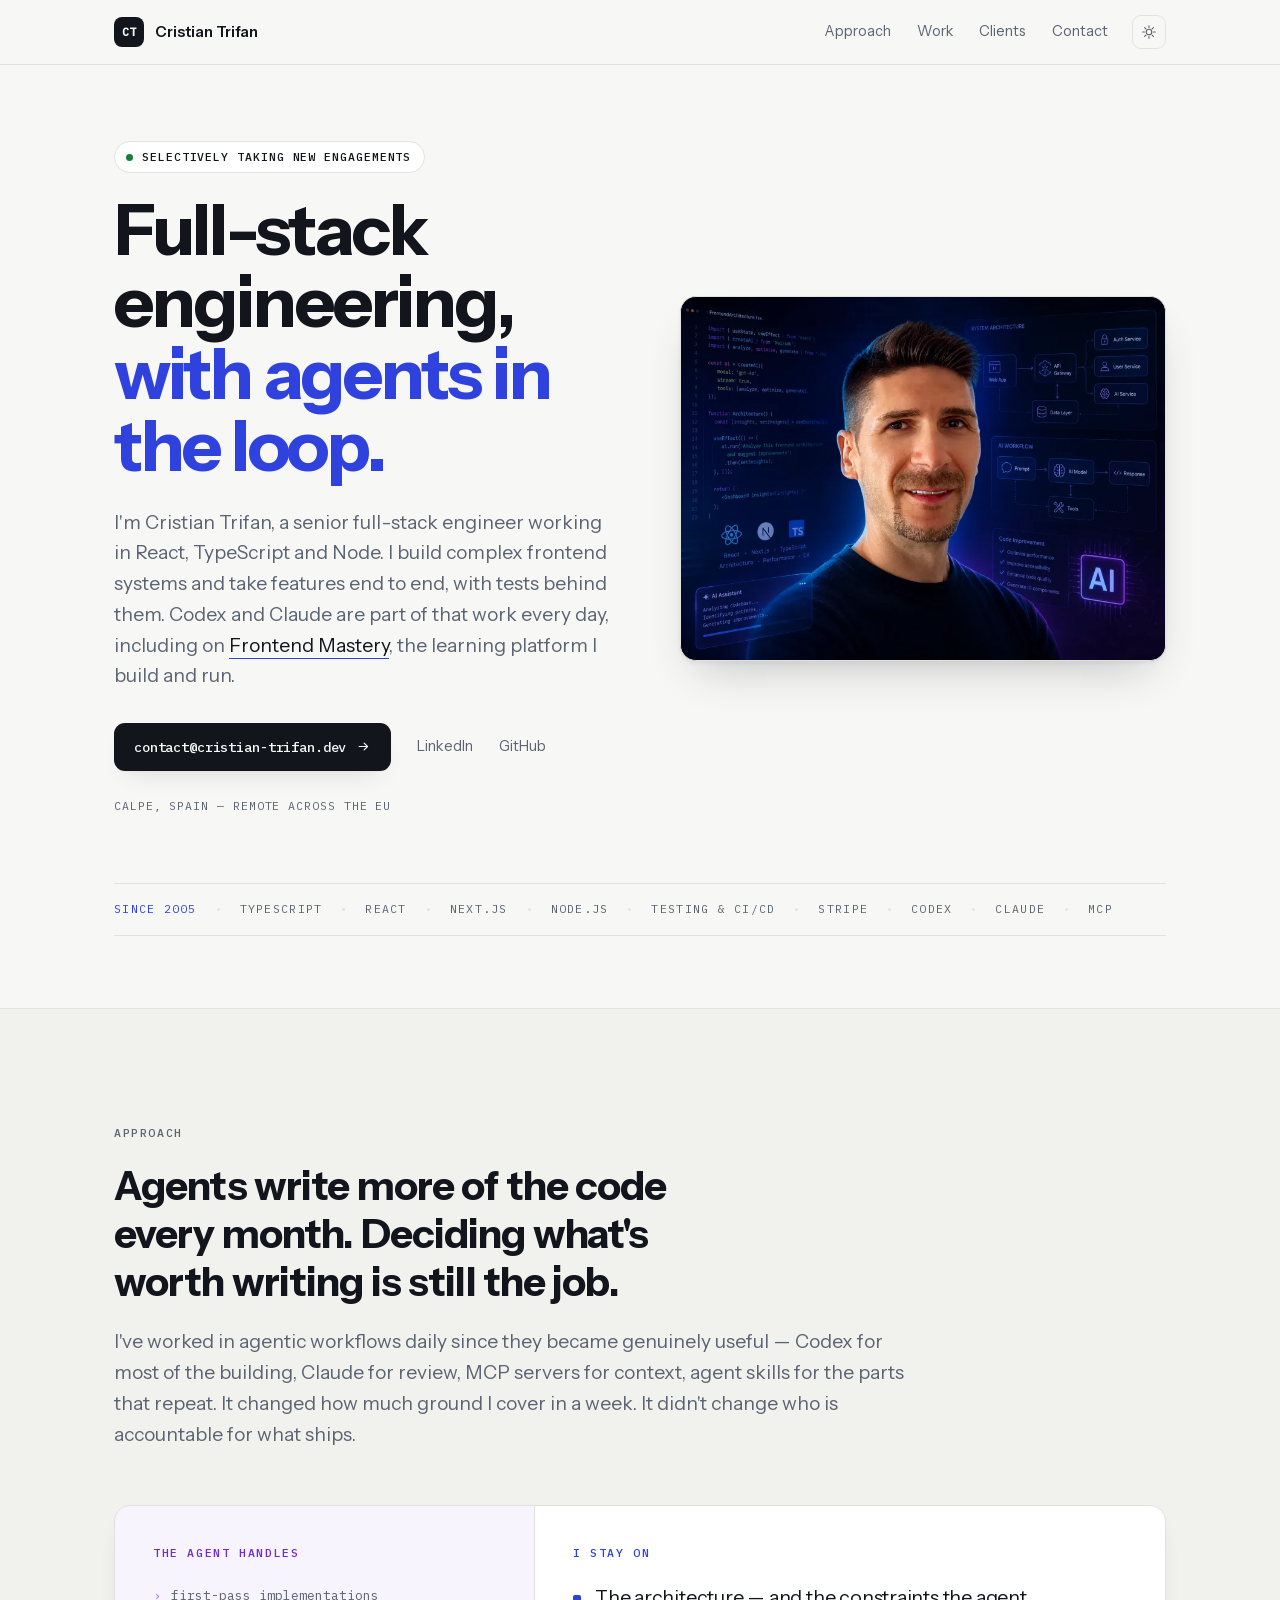
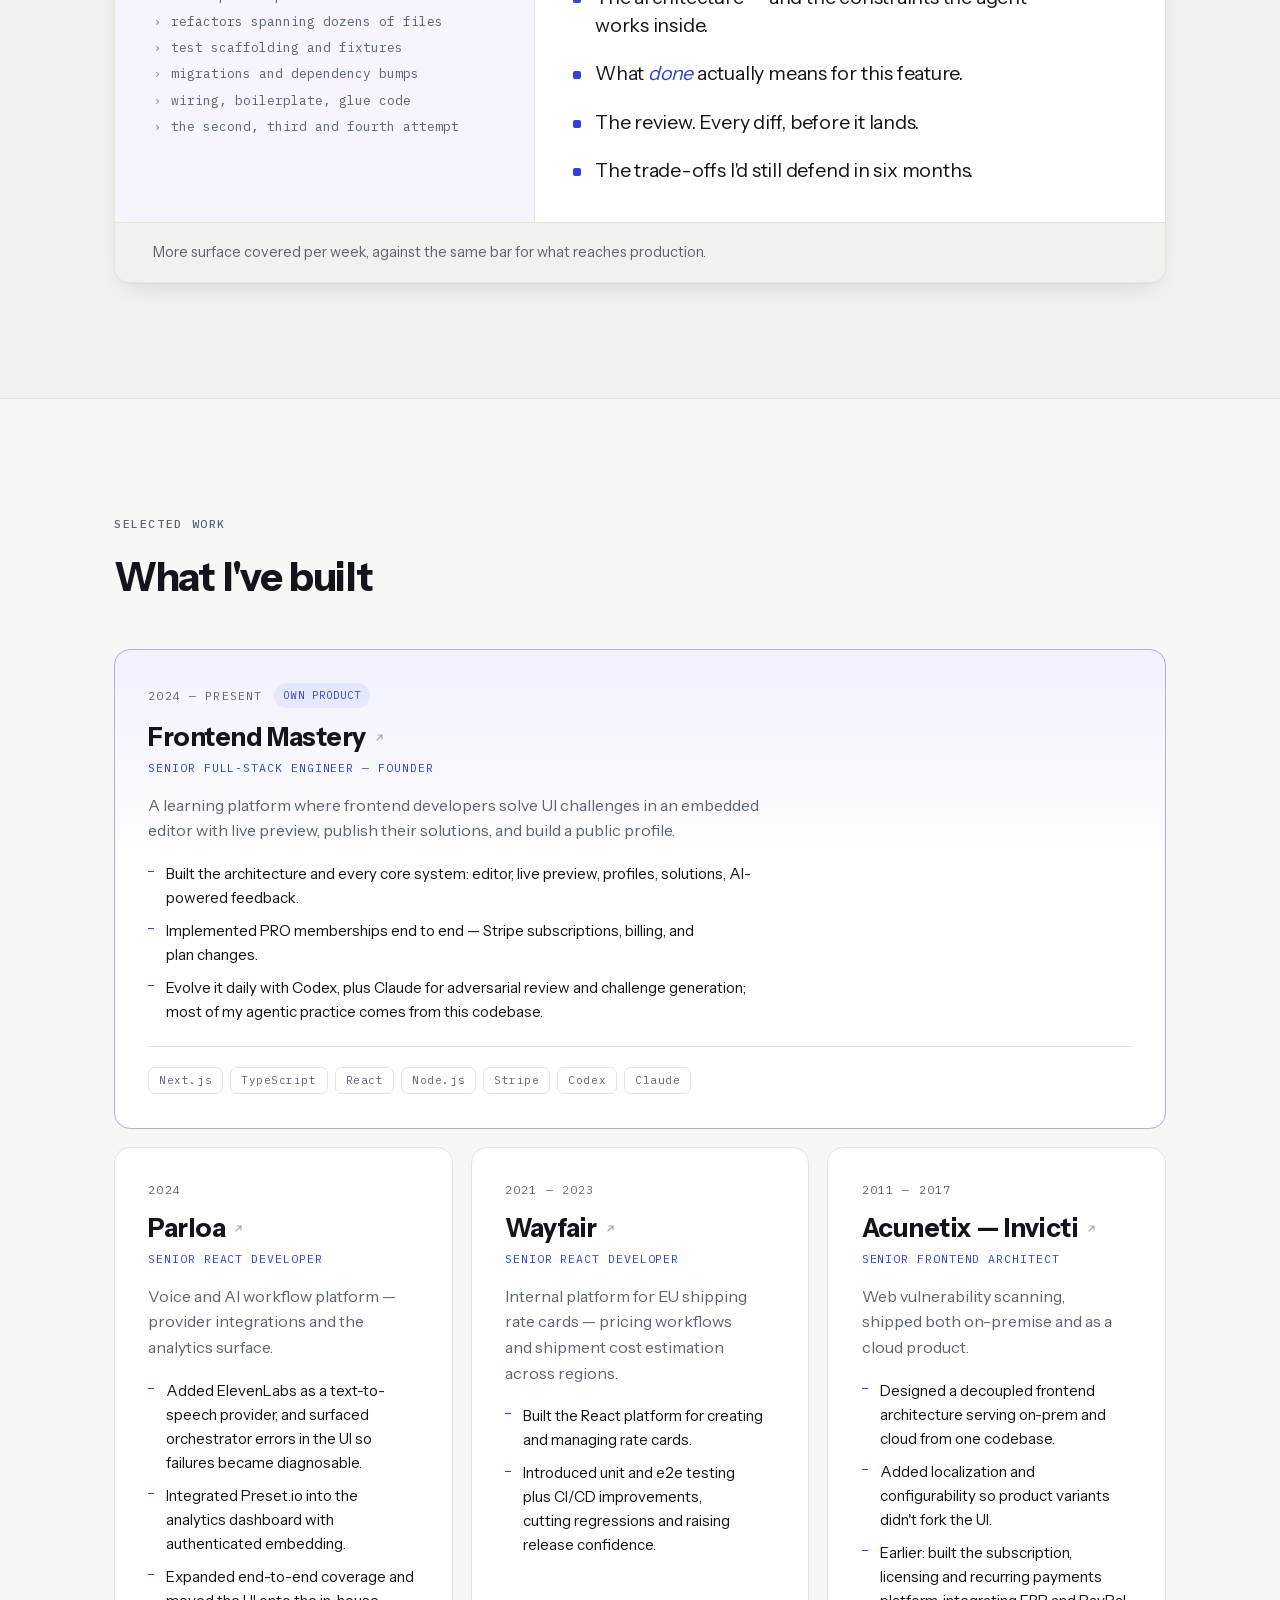
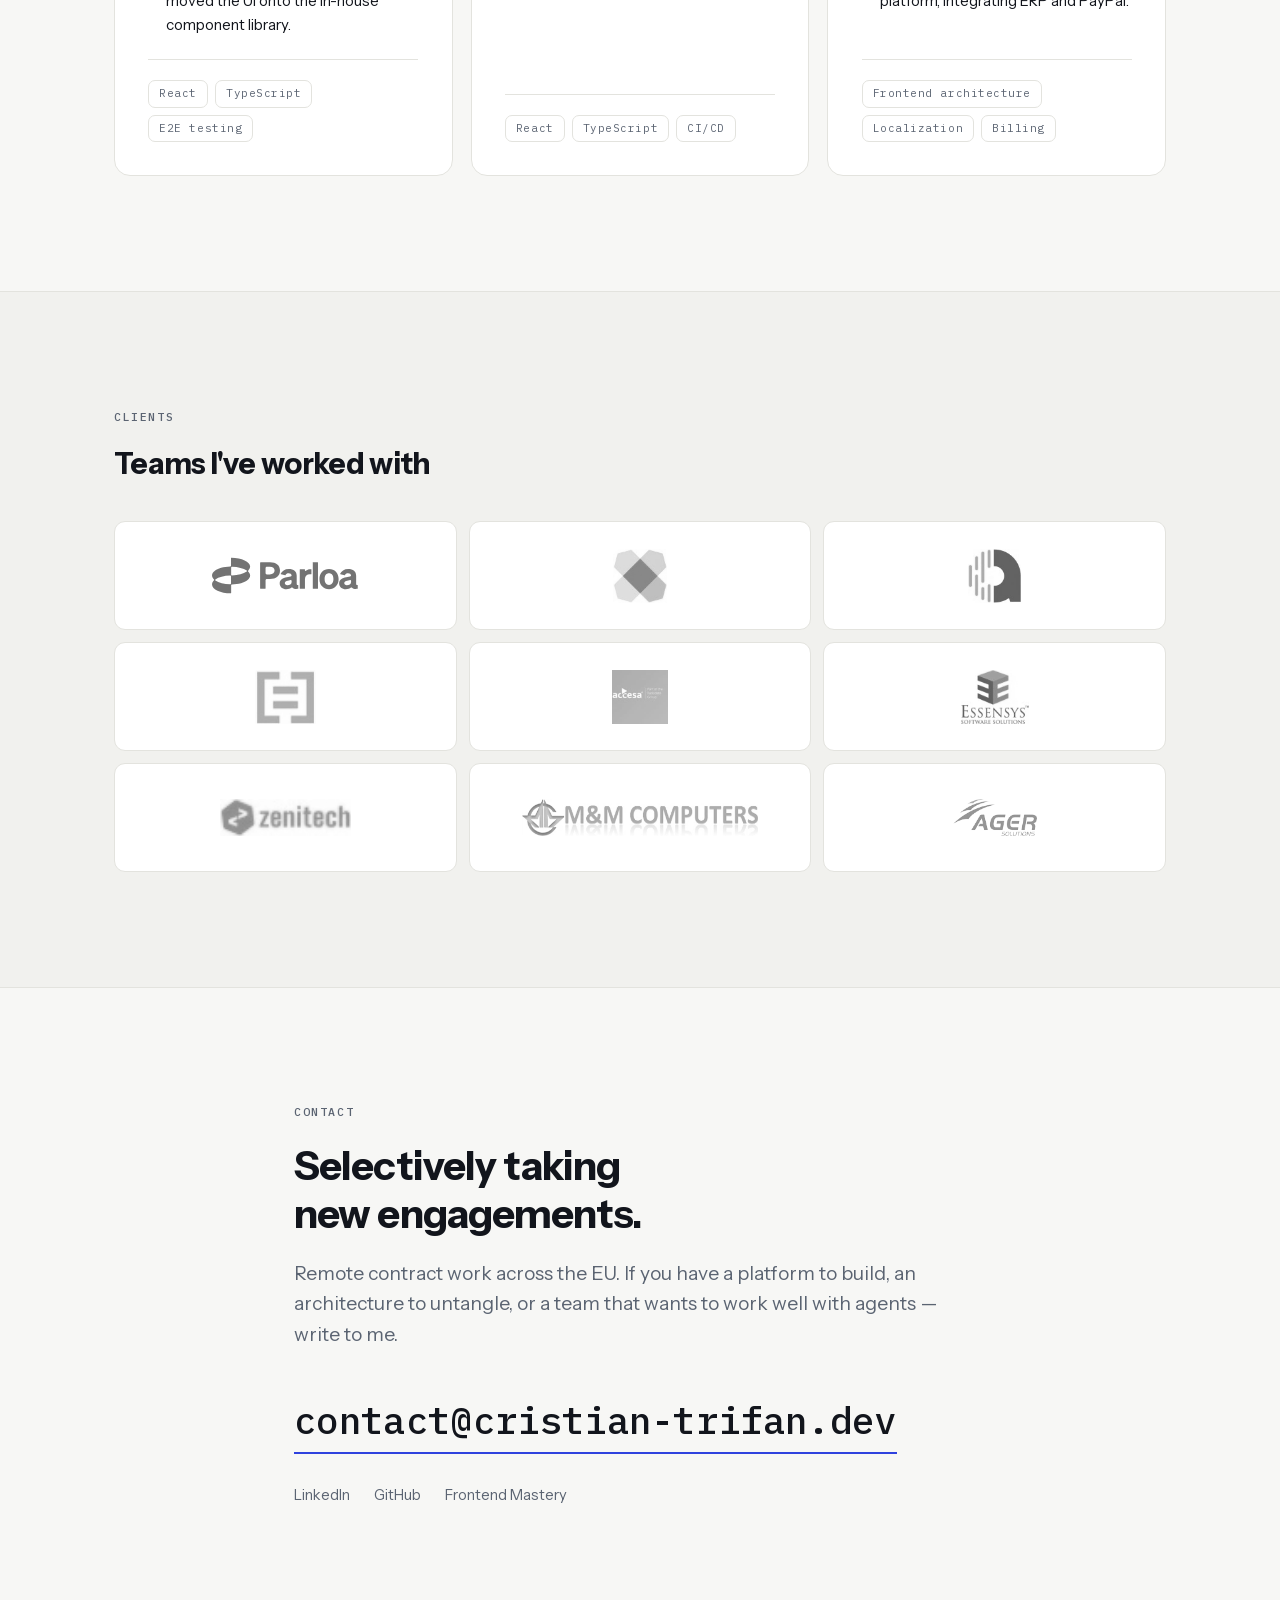
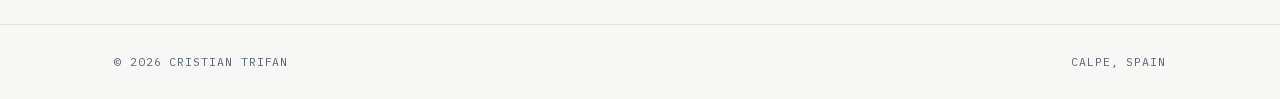
<file: index.html>
<!DOCTYPE html>
<html lang="en">
  <head>
    <meta charset="utf-8" />
    <meta name="viewport" content="width=device-width, initial-scale=1" />

    <title>Cristian Trifan — Full-stack engineer, agentic workflows</title>
    <meta name="description" content="Senior full-stack engineer: TypeScript, React, Next.js, Node.js. Two decades of production software, built with agents in the loop. Remote EU contracts." />
    <meta name="author" content="Cristian Trifan" />
    <link rel="canonical" href="https://cristian-trifan.dev/" />
    <meta name="theme-color" content="#f7f7f5" media="(prefers-color-scheme: light)" />
    <meta name="theme-color" content="#0e1117" media="(prefers-color-scheme: dark)" />

    <meta property="og:type" content="profile" />
    <meta property="og:title" content="Cristian Trifan — Full-stack engineer, agentic workflows" />
    <meta property="og:description" content="Two decades of production software. TypeScript, React, Next.js, Node.js — built daily with agents in the loop." />
    <meta property="og:url" content="https://cristian-trifan.dev/" />
    <meta property="og:site_name" content="Cristian Trifan" />
    <meta property="og:locale" content="en_GB" />
    <meta property="og:image" content="https://cristian-trifan.dev/img/og-card.jpg" />
    <meta property="og:image:width" content="1200" />
    <meta property="og:image:height" content="630" />
    <meta property="og:image:type" content="image/jpeg" />
    <meta property="og:image:alt" content="Cristian Trifan — full-stack engineering, with agents in the loop." />
    <meta name="twitter:card" content="summary_large_image" />
    <meta name="twitter:image" content="https://cristian-trifan.dev/img/og-card.jpg" />
    <meta name="twitter:image:alt" content="Cristian Trifan — full-stack engineering, with agents in the loop." />

    <link rel="icon" type="image/png" href="favicon.png" />
    <link rel="apple-touch-icon" href="apple-touch-icon.png" />
    <link rel="preload" as="image" href="img/me-ai-1400.webp" imagesrcset="img/me-ai-800.webp 800w, img/me-ai-1400.webp 1400w" imagesizes="(max-width: 900px) 92vw, 46vw" />
    <link rel="preload" as="font" type="font/woff2" href="css/fonts/instrument-sans-400-700-latin.woff2" crossorigin />
    <link rel="preload" as="font" type="font/woff2" href="css/fonts/ibm-plex-mono-400-latin.woff2" crossorigin />
    <link rel="stylesheet" href="css/site.css" />

    <script>
      // Runs before first paint so there is no flash of the wrong palette.
      (function () {
        const root = document.documentElement;
        root.classList.add('js');
        try {
          const saved = localStorage.getItem('theme');
          if (saved === 'light' || saved === 'dark') root.dataset.theme = saved;
        } catch (e) {}
        // The `js` class is what hides .reveal blocks until site.js animates
        // them in. Enabling JS is not the same as site.js actually running, so
        // drop the class if it never checks in — a blocked or missing script
        // must not leave the page blank.
        window.__revealFailsafe = setTimeout(function () {
          root.classList.remove('js');
        }, 2000);
      })();
    </script>

    <script type="application/ld+json">
      {
        "@context": "https://schema.org",
        "@type": "Person",
        "name": "Cristian Trifan",
        "url": "https://cristian-trifan.dev/",
        "image": "https://cristian-trifan.dev/img/me-ai-1400.jpg",
        "jobTitle": "Senior Full-Stack Engineer",
        "description": "Senior full-stack engineer with two decades of production experience, building daily with agentic workflows.",
        "email": "mailto:contact@cristian-trifan.dev",
        "address": { "@type": "PostalAddress", "addressLocality": "Calpe", "addressCountry": "ES" },
        "sameAs": [
          "https://www.linkedin.com/in/crissdev",
          "https://github.com/crissdev",
          "https://learn.frontend-mastery.community/"
        ],
        "knowsAbout": [
          "TypeScript", "React", "Next.js", "Node.js", "Frontend architecture",
          "Agentic workflows", "Codex", "Claude", "Model Context Protocol"
        ]
      }
    </script>
  </head>

  <body>
    <a class="skip-link" href="#main">Skip to content</a>

    <header class="masthead">
      <div class="wrap masthead-inner">
        <a class="wordmark" href="/">
          <span class="wordmark-mark">CT</span>
          <span class="wordmark-name">Cristian Trifan</span>
        </a>

        <nav class="nav" aria-label="Sections">
          <a href="#approach">Approach</a>
          <a href="#work">Work</a>
          <a href="#clients">Clients</a>
          <a href="#contact">Contact</a>
        </nav>

        <button class="theme-toggle" type="button" id="theme-toggle" aria-label="Switch to dark theme">
          <svg class="icon-sun" viewBox="0 0 24 24" aria-hidden="true" focusable="false">
            <circle cx="12" cy="12" r="4.2" />
            <path d="M12 2.6v2.6M12 18.8v2.6M2.6 12h2.6M18.8 12h2.6M5.4 5.4l1.9 1.9M16.7 16.7l1.9 1.9M18.6 5.4l-1.9 1.9M7.3 16.7l-1.9 1.9" />
          </svg>
          <svg class="icon-moon" viewBox="0 0 24 24" aria-hidden="true" focusable="false">
            <path d="M20.5 14.6A8.6 8.6 0 0 1 9.4 3.5a8.6 8.6 0 1 0 11.1 11.1Z" />
          </svg>
        </button>
      </div>
    </header>

    <main id="main">
      <!-- Hero -->
      <section class="section section-hero">
        <div class="wrap hero">
          <div class="hero-text reveal">
            <p class="eyebrow eyebrow-status">
              <span class="status-dot" aria-hidden="true"></span>
              Selectively taking new engagements
            </p>

            <h1 class="hero-title">Full-stack engineering,<br /><em>with agents in the loop.</em></h1>

            <p class="lede">
              I'm Cristian Trifan, a senior full-stack engineer working in React, TypeScript and Node.
              I build complex frontend systems and take features end to end, with tests behind them.
              Codex and Claude are part of that work every day, including on
              <a href="https://learn.frontend-mastery.community/" target="_blank" rel="noopener">Frontend Mastery</a>,
              the learning platform I build and run.
            </p>

            <div class="hero-actions">
              <a class="button" href="mailto:contact@cristian-trifan.dev">
                contact@cristian-trifan.dev
                <svg viewBox="0 0 24 24" aria-hidden="true" focusable="false"><path d="M5 12h13M13 6.5 18.5 12 13 17.5" /></svg>
              </a>
              <a class="link-quiet" href="https://www.linkedin.com/in/crissdev" target="_blank" rel="noopener">LinkedIn</a>
              <a class="link-quiet" href="https://github.com/crissdev" target="_blank" rel="noopener">GitHub</a>
            </div>

            <p class="hero-place">Calpe, Spain — remote across the EU</p>
          </div>

          <figure class="hero-figure reveal">
            <picture>
              <source
                type="image/webp"
                srcset="img/me-ai-800.webp 800w, img/me-ai-1400.webp 1400w"
                sizes="(max-width: 900px) 92vw, 46vw"
              />
              <img
                src="img/me-ai-1400.jpg"
                width="1448"
                height="1086"
                alt="Cristian Trifan, with a React component, a system architecture diagram and an AI workflow rendered behind him."
                fetchpriority="high"
                decoding="async"
              />
            </picture>
          </figure>
        </div>

        <div class="wrap">
          <ul class="stack-strip" aria-label="Core stack">
            <li>Since 2005</li>
            <li>TypeScript</li>
            <li>React</li>
            <li>Next.js</li>
            <li>Node.js</li>
            <li>Testing &amp; CI/CD</li>
            <li>Stripe</li>
            <li>Codex</li>
            <li>Claude</li>
            <li>MCP</li>
          </ul>
        </div>
      </section>

      <!-- Approach -->
      <section class="section section-approach" id="approach" aria-labelledby="approach-title">
        <div class="wrap">
          <p class="eyebrow">Approach</p>
          <h2 class="section-title" id="approach-title">
            Agents write more of the code every month. Deciding what's worth writing is still the job.
          </h2>
          <p class="section-lede">
            I've worked in agentic workflows daily since they became genuinely useful — Codex for most
            of the building, Claude for review, MCP servers for context, agent skills for the parts that
            repeat. It changed
            how much ground I cover in a week. It didn't change who is accountable for what ships.
          </p>

          <div class="split reveal">
            <div class="split-agent">
              <p class="split-label">The agent handles</p>
              <ul class="agent-list">
                <li>first-pass implementations</li>
                <li>refactors spanning dozens of files</li>
                <li>test scaffolding and fixtures</li>
                <li>migrations and dependency bumps</li>
                <li>wiring, boilerplate, glue code</li>
                <li>the second, third and fourth attempt</li>
              </ul>
            </div>

            <div class="split-human">
              <p class="split-label split-label-mine">I stay on</p>
              <ul class="human-list">
                <li>The architecture — and the constraints the agent works inside.</li>
                <li>What <em>done</em> actually means for this feature.</li>
                <li>The review. Every diff, before it lands.</li>
                <li>The trade-offs I'd still defend in six months.</li>
              </ul>
            </div>

            <p class="split-note">
              More surface covered per week, against the same bar for what reaches production.
            </p>
          </div>
        </div>
      </section>

      <!-- Work -->
      <section class="section section-work" id="work" aria-labelledby="work-title">
        <div class="wrap">
          <p class="eyebrow">Selected work</p>
          <h2 class="section-title" id="work-title">What I've built</h2>

          <article class="card card-featured reveal">
            <div class="card-meta">
              <span class="card-years">2024 — present</span>
              <span class="card-tag">Own product</span>
            </div>
            <h3 class="card-title">
              <a href="https://learn.frontend-mastery.community/" target="_blank" rel="noopener">
                Frontend Mastery
                <svg viewBox="0 0 24 24" aria-hidden="true" focusable="false"><path d="M8 16 16 8M9.5 8H16v6.5" /></svg>
              </a>
            </h3>
            <p class="card-role">Senior full-stack engineer — founder</p>
            <p class="card-context">
              A learning platform where frontend developers solve UI challenges in an embedded editor
              with live preview, publish their solutions, and build a public profile.
            </p>
            <ul class="card-points">
              <li>Built the architecture and every core system: editor, live preview, profiles, solutions, AI-powered feedback.</li>
              <li>Implemented PRO memberships end to end — Stripe subscriptions, billing, and plan changes.</li>
              <li>Evolve it daily with Codex, plus Claude for adversarial review and challenge generation; most of my agentic practice comes from this codebase.</li>
            </ul>
            <ul class="card-stack">
              <li>Next.js</li><li>TypeScript</li><li>React</li><li>Node.js</li><li>Stripe</li><li>Codex</li><li>Claude</li>
            </ul>
          </article>

          <div class="card-grid">
            <article class="card reveal">
              <div class="card-meta">
                <span class="card-years">2024</span>
              </div>
              <h3 class="card-title">
                <a href="https://www.parloa.com" target="_blank" rel="noopener">
                  Parloa
                  <svg viewBox="0 0 24 24" aria-hidden="true" focusable="false"><path d="M8 16 16 8M9.5 8H16v6.5" /></svg>
                </a>
              </h3>
              <p class="card-role">Senior React developer</p>
              <p class="card-context">
                Voice and AI workflow platform — provider integrations and the analytics surface.
              </p>
              <ul class="card-points">
                <li>Added ElevenLabs as a text-to-speech provider, and surfaced orchestrator errors in the UI so failures became diagnosable.</li>
                <li>Integrated Preset.io into the analytics dashboard with authenticated embedding.</li>
                <li>Expanded end-to-end coverage and moved the UI onto the in-house component library.</li>
              </ul>
              <ul class="card-stack">
                <li>React</li><li>TypeScript</li><li>E2E testing</li>
              </ul>
            </article>

            <article class="card reveal">
              <div class="card-meta">
                <span class="card-years">2021 — 2023</span>
              </div>
              <h3 class="card-title">
                <a href="https://www.wayfair.com" target="_blank" rel="noopener">
                  Wayfair
                  <svg viewBox="0 0 24 24" aria-hidden="true" focusable="false"><path d="M8 16 16 8M9.5 8H16v6.5" /></svg>
                </a>
              </h3>
              <p class="card-role">Senior React developer</p>
              <p class="card-context">
                Internal platform for EU shipping rate cards — pricing workflows and shipment cost
                estimation across regions.
              </p>
              <ul class="card-points">
                <li>Built the React platform for creating and managing rate cards.</li>
                <li>Introduced unit and e2e testing plus CI/CD improvements, cutting regressions and raising release confidence.</li>
              </ul>
              <ul class="card-stack">
                <li>React</li><li>TypeScript</li><li>CI/CD</li>
              </ul>
            </article>

            <article class="card reveal">
              <div class="card-meta">
                <span class="card-years">2011 — 2017</span>
              </div>
              <h3 class="card-title">
                <a href="https://www.acunetix.com" target="_blank" rel="noopener">
                  Acunetix — Invicti
                  <svg viewBox="0 0 24 24" aria-hidden="true" focusable="false"><path d="M8 16 16 8M9.5 8H16v6.5" /></svg>
                </a>
              </h3>
              <p class="card-role">Senior frontend architect</p>
              <p class="card-context">
                Web vulnerability scanning, shipped both on-premise and as a cloud product.
              </p>
              <ul class="card-points">
                <li>Designed a decoupled frontend architecture serving on-prem and cloud from one codebase.</li>
                <li>Added localization and configurability so product variants didn't fork the UI.</li>
                <li>Earlier: built the subscription, licensing and recurring payments platform, integrating ERP and PayPal.</li>
              </ul>
              <ul class="card-stack">
                <li>Frontend architecture</li><li>Localization</li><li>Billing</li>
              </ul>
            </article>
          </div>
        </div>
      </section>

      <!-- Clients -->
      <section class="section section-clients" id="clients" aria-labelledby="clients-title">
        <div class="wrap">
          <p class="eyebrow">Clients</p>
          <h2 class="section-title section-title-sm" id="clients-title">Teams I've worked with</h2>

          <ul class="client-grid">
            <li><a href="https://www.parloa.com" target="_blank" rel="noopener" title="Parloa"><img class="logo-wide" src="img/clients/parloa.svg" alt="Parloa" loading="lazy" width="222" height="56" /></a></li>
            <li><a href="https://www.wayfair.com" target="_blank" rel="noopener" title="Wayfair"><img src="img/clients/wayfair.webp" alt="Wayfair" loading="lazy" width="82" height="82" /></a></li>
            <li><a href="https://www.acunetix.com" target="_blank" rel="noopener" title="Acunetix"><img src="img/clients/acunetix.webp" alt="Acunetix" loading="lazy" width="83" height="84" /></a></li>
            <li><a href="https://www.equalexperts.com" target="_blank" rel="noopener" title="Equal Experts"><img src="img/clients/equal-experts.webp" alt="Equal Experts" loading="lazy" width="58" height="51" /></a></li>
            <li><a href="https://www.accesa.eu" target="_blank" rel="noopener" title="Accesa"><img src="img/clients/accesa.webp" alt="Accesa" loading="lazy" width="92" height="88" /></a></li>
            <li><a href="https://essensys.ro" target="_blank" rel="noopener" title="Essensys"><img src="img/clients/essensys.webp" alt="Essensys" loading="lazy" width="96" height="76" /></a></li>
            <li><a href="https://zenitech.co.uk" target="_blank" rel="noopener" title="Zenitech"><img class="logo-wide" src="img/clients/zenitech.webp" alt="Zenitech" loading="lazy" width="78" height="22" /></a></li>
            <li><a href="https://mmc.ro" target="_blank" rel="noopener" title="M&amp;M Computers"><img class="logo-wide" src="img/clients/mmc.webp" alt="M&amp;M Computers" loading="lazy" width="419" height="66" /></a></li>
            <li><span title="Ager Solutions"><img class="logo-wide" src="img/clients/ager-solutions.webp" alt="Ager Solutions" loading="lazy" width="136" height="60" /></span></li>
          </ul>
        </div>
      </section>

      <!-- Contact -->
      <section class="section section-contact" id="contact" aria-labelledby="contact-title">
        <div class="wrap contact-inner">
          <p class="eyebrow">Contact</p>
          <h2 class="section-title" id="contact-title">Selectively taking new engagements.</h2>
          <p class="section-lede">
            Remote contract work across the EU. If you have a platform to build, an architecture to
            untangle, or a team that wants to work well with agents — write to me.
          </p>

          <a class="mail-link" href="mailto:contact@cristian-trifan.dev">contact@cristian-trifan.dev</a>

          <div class="contact-links">
            <a class="link-quiet" href="https://www.linkedin.com/in/crissdev" target="_blank" rel="noopener">LinkedIn</a>
            <a class="link-quiet" href="https://github.com/crissdev" target="_blank" rel="noopener">GitHub</a>
            <a class="link-quiet" href="https://learn.frontend-mastery.community/" target="_blank" rel="noopener">Frontend Mastery</a>
          </div>
        </div>
      </section>
    </main>

    <footer class="site-footer">
      <div class="wrap footer-inner">
        <p>© 2026 Cristian Trifan</p>
        <p>Calpe, Spain</p>
      </div>
    </footer>

    <script src="js/site.js" defer></script>

    <!-- Third-party: analytics, loaded async after the page has rendered. -->
    <script async src="https://www.googletagmanager.com/gtag/js?id=G-SY0J7PPBHX"></script>
    <script>
      window.dataLayer = window.dataLayer || [];
      function gtag() { dataLayer.push(arguments); }
      gtag('js', new Date());
      gtag('config', 'G-SY0J7PPBHX');
    </script>

    <!-- Third-party: trusted-site badge, deferred to idle so it never competes with render. -->
    <script>
      (function () {
        if (location.hostname === 'localhost' || location.protocol === 'file:') return;
        const load = function () {
          const s = document.createElement('script');
          s.async = true;
          s.src = 'https://cdn.ywxi.net/js/1.js';
          document.body.appendChild(s);
        };
        const schedule = function () {
          if ('requestIdleCallback' in window) requestIdleCallback(load, { timeout: 3000 });
          else setTimeout(load, 1500);
        };
        if (document.readyState === 'complete') schedule();
        else window.addEventListener('load', schedule, { once: true });
      })();
    </script>
  </body>
</html>
</file>
<file: css/site.css>
/* Self-hosted so the page makes no third-party requests.
   Instrument Sans and IBM Plex Mono are both SIL Open Font License 1.1.
   Instrument Sans is variable (one file covers 400-700). */

@font-face {
  font-family: 'Instrument Sans';
  font-style: normal;
  font-weight: 400 700;
  font-display: swap;
  src: url('fonts/instrument-sans-400-700-latin-ext.woff2') format('woff2');
  unicode-range: U+0100-02BA, U+02BD-02C5, U+02C7-02CC, U+02CE-02D7, U+02DD-02FF, U+0304, U+0308, U+0329, U+1D00-1DBF, U+1E00-1E9F, U+1EF2-1EFF, U+2020, U+20A0-20AB, U+20AD-20C0, U+2113, U+2C60-2C7F, U+A720-A7FF;
}

@font-face {
  font-family: 'Instrument Sans';
  font-style: normal;
  font-weight: 400 700;
  font-display: swap;
  src: url('fonts/instrument-sans-400-700-latin.woff2') format('woff2');
  unicode-range: U+0000-00FF, U+0131, U+0152-0153, U+02BB-02BC, U+02C6, U+02DA, U+02DC, U+0304, U+0308, U+0329, U+2000-206F, U+20AC, U+2122, U+2191, U+2193, U+2212, U+2215, U+FEFF, U+FFFD;
}

@font-face {
  font-family: 'IBM Plex Mono';
  font-style: normal;
  font-weight: 400;
  font-display: swap;
  src: url('fonts/ibm-plex-mono-400-latin-ext.woff2') format('woff2');
  unicode-range: U+0100-02BA, U+02BD-02C5, U+02C7-02CC, U+02CE-02D7, U+02DD-02FF, U+0304, U+0308, U+0329, U+1D00-1DBF, U+1E00-1E9F, U+1EF2-1EFF, U+2020, U+20A0-20AB, U+20AD-20C0, U+2113, U+2C60-2C7F, U+A720-A7FF;
}

@font-face {
  font-family: 'IBM Plex Mono';
  font-style: normal;
  font-weight: 400;
  font-display: swap;
  src: url('fonts/ibm-plex-mono-400-latin.woff2') format('woff2');
  unicode-range: U+0000-00FF, U+0131, U+0152-0153, U+02BB-02BC, U+02C6, U+02DA, U+02DC, U+0304, U+0308, U+0329, U+2000-206F, U+20AC, U+2122, U+2191, U+2193, U+2212, U+2215, U+FEFF, U+FFFD;
}

@font-face {
  font-family: 'IBM Plex Mono';
  font-style: normal;
  font-weight: 500;
  font-display: swap;
  src: url('fonts/ibm-plex-mono-500-latin-ext.woff2') format('woff2');
  unicode-range: U+0100-02BA, U+02BD-02C5, U+02C7-02CC, U+02CE-02D7, U+02DD-02FF, U+0304, U+0308, U+0329, U+1D00-1DBF, U+1E00-1E9F, U+1EF2-1EFF, U+2020, U+20A0-20AB, U+20AD-20C0, U+2113, U+2C60-2C7F, U+A720-A7FF;
}

@font-face {
  font-family: 'IBM Plex Mono';
  font-style: normal;
  font-weight: 500;
  font-display: swap;
  src: url('fonts/ibm-plex-mono-500-latin.woff2') format('woff2');
  unicode-range: U+0000-00FF, U+0131, U+0152-0153, U+02BB-02BC, U+02C6, U+02DA, U+02DC, U+0304, U+0308, U+0329, U+2000-206F, U+20AC, U+2122, U+2191, U+2193, U+2212, U+2215, U+FEFF, U+FFFD;
}

/* --- Reset ---------------------------------------------------------------- */

*,
*::before,
*::after { box-sizing: border-box; }

* { margin: 0; }

html { -webkit-text-size-adjust: 100%; }

body {
  min-height: 100vh;
  line-height: 1.6;
  -webkit-font-smoothing: antialiased;
  text-rendering: optimizeLegibility;
}

img, picture, svg { display: block; max-width: 100%; }

ul { list-style: none; padding: 0; }

a { color: inherit; }

button { font: inherit; color: inherit; background: none; border: 0; cursor: pointer; }

/* --- Tokens --------------------------------------------------------------- */

:root {
  /* Native UI — scrollbars, form controls, the canvas behind the page — follows
     the theme that is actually applied, including a manual override. A bare
     `color-scheme: light dark` would track the OS only and desync from the toggle. */
  color-scheme: light;

  /* Light palette — cool neutral paper, ink with a blue cast, drawn from the
     photograph's UI lines so the image belongs to the page rather than sitting on it. */
  --paper:        #f7f7f5;
  --surface:      #ffffff;
  --surface-sunk: #f1f1ee;
  --ink:          #12151c;
  --slate:        #5b6472;
  --rule:         #e3e3de;
  --signal:       #2f42de;
  --signal-ink:   #2f42de;
  --signal-tint:  rgba(47, 66, 222, 0.07);
  --beam:         #6d28d9;
  --beam-tint:    rgba(109, 40, 217, 0.05);
  --live:         #15803d;
  --shadow:       0 1px 2px rgba(18, 21, 28, 0.04), 0 12px 28px -14px rgba(18, 21, 28, 0.16);
  --shadow-lift:  0 2px 4px rgba(18, 21, 28, 0.05), 0 22px 44px -18px rgba(18, 21, 28, 0.24);

  --display: "Instrument Sans", ui-sans-serif, system-ui, -apple-system, "Segoe UI", Roboto, sans-serif;
  --mono: "IBM Plex Mono", ui-monospace, SFMono-Regular, Menlo, Consolas, monospace;

  --fs-hero:  clamp(2.35rem, 6.1vw, 4.4rem);
  --fs-h2:    clamp(1.55rem, 3.3vw, 2.5rem);
  --fs-h2-sm: clamp(1.35rem, 2.4vw, 1.85rem);
  --fs-lede:  clamp(1.02rem, 0.95rem + 0.5vw, 1.2rem);
  --fs-micro: 0.72rem;

  --wrap: 1140px;
  --gutter: clamp(20px, 5vw, 44px);
  --section-y: clamp(68px, 9vw, 124px);
  --radius: 16px;
}

@media (prefers-color-scheme: dark) {
  :root:not([data-theme="light"]) {
    color-scheme: dark;
    --paper:        #0e1117;
    --surface:      #161a22;
    --surface-sunk: #12161d;
    --ink:          #e7e9ee;
    --slate:        #98a1b0;
    --rule:         #262c38;
    --signal:       #8c9bff;
    --signal-ink:   #8c9bff;
    --signal-tint:  rgba(140, 155, 255, 0.10);
    --beam:         #b79bff;
    --beam-tint:    rgba(183, 155, 255, 0.07);
    --live:         #4ade80;
    --shadow:       0 1px 2px rgba(0, 0, 0, 0.4), 0 12px 28px -14px rgba(0, 0, 0, 0.7);
    --shadow-lift:  0 2px 4px rgba(0, 0, 0, 0.45), 0 22px 44px -18px rgba(0, 0, 0, 0.8);
  }
}

:root[data-theme="dark"] {
  color-scheme: dark;
  --paper:        #0e1117;
  --surface:      #161a22;
  --surface-sunk: #12161d;
  --ink:          #e7e9ee;
  --slate:        #98a1b0;
  --rule:         #262c38;
  --signal:       #8c9bff;
  --signal-ink:   #8c9bff;
  --signal-tint:  rgba(140, 155, 255, 0.10);
  --beam:         #b79bff;
  --beam-tint:    rgba(183, 155, 255, 0.07);
  --live:         #4ade80;
  --shadow:       0 1px 2px rgba(0, 0, 0, 0.4), 0 12px 28px -14px rgba(0, 0, 0, 0.7);
  --shadow-lift:  0 2px 4px rgba(0, 0, 0, 0.45), 0 22px 44px -18px rgba(0, 0, 0, 0.8);
}

/* --- Base ----------------------------------------------------------------- */

body {
  font-family: var(--display);
  font-size: 1rem;
  color: var(--ink);
  background: var(--paper);
}

::selection { background: var(--signal); color: #fff; }

:focus-visible {
  outline: 2px solid var(--signal);
  outline-offset: 3px;
  border-radius: 3px;
}

.skip-link {
  position: absolute;
  left: 16px;
  top: -60px;
  z-index: 100;
  padding: 10px 16px;
  border-radius: 8px;
  background: var(--ink);
  color: var(--paper);
  font-size: 0.9rem;
  text-decoration: none;
  transition: top 0.15s ease;
}

.skip-link:focus { top: 16px; }

/* --- Layout --------------------------------------------------------------- */

.wrap {
  width: 100%;
  max-width: var(--wrap);
  margin-inline: auto;
  padding-inline: var(--gutter);
}

.section { padding-block: var(--section-y); }

.section-hero { padding-block: clamp(44px, 6vw, 76px) clamp(40px, 6vw, 72px); }

.section-approach,
.section-clients { background: var(--surface-sunk); }

.section-approach { border-block: 1px solid var(--rule); }
.section-clients  { border-block: 1px solid var(--rule); }

/* --- Shared type ---------------------------------------------------------- */

.eyebrow {
  font-family: var(--mono);
  font-size: var(--fs-micro);
  font-weight: 500;
  letter-spacing: 0.14em;
  text-transform: uppercase;
  color: var(--slate);
  margin-bottom: 20px;
}

.section-title {
  font-size: var(--fs-h2);
  font-weight: 700;
  line-height: 1.2;
  letter-spacing: -0.022em;
  max-width: 21ch;
  text-wrap: balance;
}

.section-approach .section-title { max-width: 26ch; }

.section-title-sm { font-size: var(--fs-h2-sm); max-width: none; }

.section-lede {
  margin-top: 20px;
  max-width: 62ch;
  font-size: var(--fs-lede);
  color: var(--slate);
  text-wrap: pretty;
}

/* --- Masthead ------------------------------------------------------------- */

.masthead {
  position: sticky;
  top: 0;
  z-index: 50;
  background: var(--paper); /* fallback: color-mix would otherwise drop the
                              whole declaration and leave the bar see-through */
  background: color-mix(in srgb, var(--paper) 84%, transparent);
  border-bottom: 1px solid var(--rule);
  -webkit-backdrop-filter: saturate(180%) blur(14px);
  backdrop-filter: saturate(180%) blur(14px);
}

.masthead-inner {
  display: flex;
  align-items: center;
  gap: 24px;
  min-height: 64px;
}

.wordmark {
  display: inline-flex;
  align-items: center;
  gap: 11px;
  text-decoration: none;
  margin-right: auto;
}

.wordmark-mark {
  display: grid;
  place-items: center;
  width: 30px;
  height: 30px;
  border-radius: 8px;
  background: var(--ink);
  color: var(--paper);
  font-family: var(--mono);
  font-size: 0.72rem;
  font-weight: 600;
  letter-spacing: 0.02em;
}

.wordmark-name {
  font-size: 0.94rem;
  font-weight: 600;
  letter-spacing: -0.008em;
}

.nav {
  display: none;
  gap: 26px;
  font-size: 0.9rem;
}

.nav a {
  color: var(--slate);
  text-decoration: none;
  transition: color 0.16s ease;
}

.nav a:hover { color: var(--ink); }

@media (min-width: 700px) { .nav { display: flex; } }

.theme-toggle {
  display: grid;
  place-items: center;
  width: 34px;
  height: 34px;
  border-radius: 9px;
  border: 1px solid var(--rule);
  color: var(--slate);
  transition: color 0.16s ease, border-color 0.16s ease, background 0.16s ease;
}

.theme-toggle:hover { color: var(--ink); border-color: var(--slate); }

.theme-toggle svg {
  width: 16px;
  height: 16px;
  fill: none;
  stroke: currentColor;
  stroke-width: 1.7;
  stroke-linecap: round;
  stroke-linejoin: round;
}

.theme-toggle .icon-moon { display: none; }

:root[data-theme="dark"] .theme-toggle .icon-sun { display: none; }
:root[data-theme="dark"] .theme-toggle .icon-moon { display: block; }

@media (prefers-color-scheme: dark) {
  :root:not([data-theme="light"]) .theme-toggle .icon-sun { display: none; }
  :root:not([data-theme="light"]) .theme-toggle .icon-moon { display: block; }
}

/* --- Hero ----------------------------------------------------------------- */

.hero {
  display: grid;
  gap: clamp(34px, 5vw, 60px);
  align-items: center;
}

@media (min-width: 920px) {
  .hero { grid-template-columns: minmax(0, 1.02fr) minmax(0, 0.98fr); }
}

.eyebrow-status {
  display: inline-flex;
  align-items: center;
  gap: 9px;
  margin-bottom: 22px;
  padding: 6px 13px 6px 11px;
  border: 1px solid var(--rule);
  border-radius: 999px;
  background: var(--surface);
  color: var(--ink);
  letter-spacing: 0.08em;
}

.status-dot {
  width: 7px;
  height: 7px;
  border-radius: 50%;
  background: var(--live);
  box-shadow: 0 0 0 0 color-mix(in srgb, var(--live) 55%, transparent);
  animation: pulse 2.6s ease-out infinite;
}

@keyframes pulse {
  0%   { box-shadow: 0 0 0 0 color-mix(in srgb, var(--live) 55%, transparent); }
  70%  { box-shadow: 0 0 0 7px color-mix(in srgb, var(--live) 0%, transparent); }
  100% { box-shadow: 0 0 0 0 color-mix(in srgb, var(--live) 0%, transparent); }
}

.hero-title {
  font-size: var(--fs-hero);
  font-weight: 700;
  line-height: 1.02;
  letter-spacing: -0.032em;
  text-wrap: balance;
}

.hero-title em {
  font-style: normal;
  color: var(--signal-ink);
}

.lede {
  margin-top: 24px;
  max-width: 54ch;
  font-size: var(--fs-lede);
  color: var(--slate);
  text-wrap: pretty;
}

.lede a {
  color: var(--ink);
  text-decoration: none;
  border-bottom: 1px solid var(--signal);
  padding-bottom: 1px;
  /* Keep the product name whole so the underline never splits across lines.
     Verified from 320px up: it always fits inside the lede column. */
  white-space: nowrap;
  transition: color 0.16s ease;
}

.lede a:hover { color: var(--signal-ink); }

.hero-actions {
  display: flex;
  flex-wrap: wrap;
  align-items: center;
  gap: 12px 26px;
  margin-top: 32px;
}

.button {
  display: inline-flex;
  align-items: center;
  gap: 10px;
  padding: 13px 20px;
  border-radius: 11px;
  background: var(--ink);
  color: var(--paper);
  font-family: var(--mono);
  font-size: 0.86rem;
  font-weight: 500;
  letter-spacing: -0.01em;
  text-decoration: none;
  box-shadow: var(--shadow);
  transition: transform 0.16s ease, box-shadow 0.16s ease, background 0.16s ease;
}

.button:hover {
  background: var(--signal);
  color: #fff;
  transform: translateY(-1px);
  box-shadow: var(--shadow-lift);
}

.button svg {
  width: 15px;
  height: 15px;
  fill: none;
  stroke: currentColor;
  stroke-width: 1.8;
  stroke-linecap: round;
  stroke-linejoin: round;
  transition: transform 0.18s ease;
}

.button:hover svg { transform: translateX(3px); }

.link-quiet {
  font-size: 0.92rem;
  color: var(--slate);
  text-decoration: none;
  border-bottom: 1px solid transparent;
  transition: color 0.16s ease, border-color 0.16s ease;
}

.link-quiet:hover { color: var(--ink); border-bottom-color: var(--ink); }

/* On narrow screens the email button and the two text links wrap into a ragged
   three-across; give the button its own full-width row and let the links pair up
   underneath it instead. */
@media (max-width: 560px) {
  .hero-actions { gap: 18px 24px; }

  .hero-actions .button {
    flex: 1 0 100%;
    justify-content: center;
  }
}

@media (max-width: 400px) {
  .button {
    padding: 12px 16px;
    font-size: 0.78rem;
  }
}

.hero-place {
  margin-top: 26px;
  font-family: var(--mono);
  font-size: var(--fs-micro);
  letter-spacing: 0.08em;
  text-transform: uppercase;
  color: var(--slate);
}

.hero-figure {
  position: relative;
  border-radius: var(--radius);
  overflow: hidden;
  border: 1px solid var(--rule);
  background: #0b0d14;
  box-shadow: var(--shadow-lift);
}

.hero-figure img {
  width: 100%;
  height: auto;
}

/* --- Stack strip ---------------------------------------------------------- */

.stack-strip {
  display: flex;
  flex-wrap: wrap;
  align-items: center;
  gap: 8px 20px;
  margin-top: clamp(40px, 6vw, 68px);
  padding-block: 16px;
  border-block: 1px solid var(--rule);
  font-family: var(--mono);
  font-size: var(--fs-micro);
  letter-spacing: 0.11em;
  text-transform: uppercase;
  color: var(--slate);
}

.stack-strip li { display: flex; align-items: center; gap: 20px; }

.stack-strip li::after {
  content: "";
  width: 3px;
  height: 3px;
  border-radius: 50%;
  background: var(--rule);
}

.stack-strip li:last-child::after { display: none; }

.stack-strip li:first-child { color: var(--signal-ink); }

/* --- Approach: the split -------------------------------------------------- */

.split {
  display: grid;
  margin-top: clamp(36px, 5vw, 56px);
  border: 1px solid var(--rule);
  border-radius: var(--radius);
  overflow: hidden;
  background: var(--surface);
  box-shadow: var(--shadow);
}

@media (min-width: 860px) {
  .split { grid-template-columns: minmax(0, 0.8fr) minmax(0, 1.2fr); }
}

.split-agent {
  padding: clamp(24px, 3vw, 38px);
  background: var(--beam-tint);
  border-bottom: 1px solid var(--rule);
}

.split-human { padding: clamp(24px, 3vw, 38px); }

@media (min-width: 860px) {
  .split-agent { border-bottom: 0; border-right: 1px solid var(--rule); }
}

.split-label {
  font-family: var(--mono);
  font-size: var(--fs-micro);
  font-weight: 500;
  letter-spacing: 0.14em;
  text-transform: uppercase;
  color: var(--beam);
  margin-bottom: 20px;
}

.split-label-mine { color: var(--signal-ink); }

.agent-list {
  font-family: var(--mono);
  font-size: 0.8rem;
  line-height: 2.05;
  color: var(--slate);
}

.agent-list li { display: flex; gap: 10px; }

.agent-list li::before {
  content: "›";
  color: var(--beam);
  opacity: 0.6;
}

.human-list {
  display: grid;
  gap: clamp(14px, 2vw, 20px);
}

.human-list li {
  position: relative;
  padding-left: 22px;
  font-size: clamp(1rem, 0.92rem + 0.45vw, 1.22rem);
  line-height: 1.45;
  letter-spacing: -0.011em;
  color: var(--ink);
  text-wrap: pretty;
}

.human-list li::before {
  content: "";
  position: absolute;
  left: 0;
  top: 0.62em;
  width: 8px;
  height: 8px;
  border-radius: 2px;
  background: var(--signal);
}

.human-list em {
  font-style: italic;
  color: var(--signal-ink);
}

.split-note {
  grid-column: 1 / -1;
  padding: 18px clamp(24px, 3vw, 38px);
  border-top: 1px solid var(--rule);
  background: var(--surface-sunk);
  font-size: 0.9rem;
  color: var(--slate);
}

/* --- Work ----------------------------------------------------------------- */

.card {
  display: flex;
  flex-direction: column;
  padding: clamp(22px, 2.6vw, 34px);
  border: 1px solid var(--rule);
  border-radius: var(--radius);
  background: var(--surface);
  transition: border-color 0.18s ease, box-shadow 0.18s ease, transform 0.18s ease;
}

.card:hover {
  border-color: color-mix(in srgb, var(--signal) 40%, var(--rule));
  box-shadow: var(--shadow-lift);
  transform: translateY(-2px);
}

.card-featured {
  position: relative;
  margin-top: clamp(32px, 4vw, 48px);
  border-color: color-mix(in srgb, var(--signal) 32%, var(--rule));
  background: linear-gradient(180deg, var(--signal-tint), transparent 220px), var(--surface);
}

.card-grid {
  display: grid;
  gap: 18px;
  margin-top: 18px;
  grid-template-columns: repeat(auto-fit, minmax(min(100%, 290px), 1fr));
}

.card-meta {
  display: flex;
  flex-wrap: wrap;
  align-items: center;
  gap: 12px;
  margin-bottom: 14px;
}

.card-years {
  font-family: var(--mono);
  font-size: var(--fs-micro);
  letter-spacing: 0.1em;
  text-transform: uppercase;
  color: var(--slate);
}

.card-tag {
  padding: 4px 9px;
  border-radius: 999px;
  background: var(--signal-tint);
  color: var(--signal-ink);
  font-family: var(--mono);
  font-size: 0.66rem;
  letter-spacing: 0.1em;
  text-transform: uppercase;
}

.card-title {
  font-size: clamp(1.2rem, 1.05rem + 0.7vw, 1.62rem);
  font-weight: 700;
  letter-spacing: -0.018em;
  line-height: 1.16;
}

.card-title a {
  display: inline-flex;
  align-items: center;
  gap: 6px;
  text-decoration: none;
}

.card-title a:hover { color: var(--signal-ink); }

.card-title svg {
  width: 15px;
  height: 15px;
  fill: none;
  stroke: currentColor;
  stroke-width: 1.9;
  stroke-linecap: round;
  stroke-linejoin: round;
  opacity: 0.35;
  transition: opacity 0.18s ease, transform 0.18s ease;
}

.card-title a:hover svg { opacity: 1; transform: translate(2px, -2px); }

.card-role {
  margin-top: 7px;
  font-family: var(--mono);
  font-size: var(--fs-micro);
  letter-spacing: 0.08em;
  text-transform: uppercase;
  color: var(--signal-ink);
}

.card-context {
  margin-top: 15px;
  max-width: 58ch;
  color: var(--slate);
  text-wrap: pretty;
}

.card-points {
  display: grid;
  gap: 9px;
  margin-top: 18px;
  margin-bottom: 22px;
  max-width: 62ch;
  font-size: 0.94rem;
}

.card-points li {
  position: relative;
  padding-left: 18px;
  color: var(--ink);
  text-wrap: pretty;
}

.card-points li::before {
  content: "";
  position: absolute;
  left: 0;
  top: 0.62em;
  width: 6px;
  height: 1px;
  background: var(--signal);
}

.card-stack {
  display: flex;
  flex-wrap: wrap;
  gap: 7px;
  margin-top: auto;
  padding-top: 20px;
  border-top: 1px solid var(--rule);
}

.card-stack li {
  padding: 4px 10px;
  border: 1px solid var(--rule);
  border-radius: 7px;
  font-family: var(--mono);
  font-size: 0.68rem;
  letter-spacing: 0.05em;
  color: var(--slate);
}

/* --- Clients -------------------------------------------------------------- */

.client-grid {
  display: grid;
  gap: 12px;
  margin-top: clamp(28px, 3.5vw, 40px);
  grid-template-columns: repeat(2, minmax(0, 1fr));
}

@media (min-width: 620px) {
  .client-grid { grid-template-columns: repeat(3, minmax(0, 1fr)); }
}

.client-grid li { display: block; }

.client-grid a,
.client-grid span {
  display: grid;
  place-items: center;
  min-height: clamp(76px, 8.5vw, 116px);
  padding: 14px clamp(14px, 2.4vw, 34px);
  border: 1px solid var(--rule);
  border-radius: 11px;
  background: #fff;
  transition: border-color 0.18s ease, transform 0.18s ease, opacity 0.18s ease, background 0.18s ease;
}

/* The logo files disagree on everything — 100x100 marks, a 6:1 wordmark, an SVG.
   Pinning an explicit height (rather than capping it) is what makes them render at
   one consistent size, and keeping it in vw makes that hold at every width.
   Wordmarks get a shorter cap so they don't optically tower over the square marks. */
.client-grid img {
  height: clamp(44px, 4.2vw, 58px);
  width: auto;
  max-width: 100%;
  object-fit: contain;
  filter: grayscale(1);
  opacity: 0.62;
  transition: filter 0.2s ease, opacity 0.2s ease;
}

.client-grid .logo-wide { height: clamp(30px, 2.9vw, 40px); }

.client-grid a:hover { border-color: var(--slate); transform: translateY(-2px); }
.client-grid a:hover img { filter: none; opacity: 1; }

/* The logos carry baked-in white backgrounds, so the plates stay light in both
   themes — dimmed on dark so nine bright rectangles don't shout down the page. */
:root[data-theme="dark"] .client-grid a,
:root[data-theme="dark"] .client-grid span {
  background: #dfe1e6;
  opacity: 0.62;
}

:root[data-theme="dark"] .client-grid img { opacity: 0.8; }

:root[data-theme="dark"] .client-grid a:hover {
  background: #fff;
  opacity: 1;
}

@media (prefers-color-scheme: dark) {
  :root:not([data-theme="light"]) .client-grid a,
  :root:not([data-theme="light"]) .client-grid span {
    background: #dfe1e6;
    opacity: 0.62;
  }

  :root:not([data-theme="light"]) .client-grid img { opacity: 0.8; }

  :root:not([data-theme="light"]) .client-grid a:hover {
    background: #fff;
    opacity: 1;
  }
}

/* --- Contact -------------------------------------------------------------- */

.contact-inner { max-width: 780px; }

.mail-link {
  display: inline-block;
  margin-top: clamp(28px, 4vw, 40px);
  font-family: var(--mono);
  font-size: clamp(1.05rem, 0.6rem + 3.1vw, 2.35rem);
  font-weight: 500;
  letter-spacing: -0.018em;
  color: var(--ink);
  text-decoration: none;
  background-image: linear-gradient(var(--signal), var(--signal));
  background-repeat: no-repeat;
  background-position: 0 100%;
  background-size: 100% 2px;
  padding-bottom: 4px;
  transition: color 0.18s ease, background-size 0.25s ease;
}

.mail-link:hover {
  color: var(--signal-ink);
  background-size: 100% 3px;
}

.contact-links {
  display: flex;
  flex-wrap: wrap;
  gap: 12px 24px;
  margin-top: 30px;
}

/* --- Footer --------------------------------------------------------------- */

.site-footer {
  border-top: 1px solid var(--rule);
  padding-block: 28px;
}

.footer-inner {
  display: flex;
  flex-wrap: wrap;
  justify-content: space-between;
  gap: 8px 20px;
  font-family: var(--mono);
  font-size: var(--fs-micro);
  letter-spacing: 0.08em;
  text-transform: uppercase;
  color: var(--slate);
}

/* --- Reveal on scroll ----------------------------------------------------- */

.js .reveal {
  opacity: 0;
  transform: translateY(16px);
  transition: opacity 0.6s cubic-bezier(0.2, 0.7, 0.3, 1), transform 0.6s cubic-bezier(0.2, 0.7, 0.3, 1);
}

.js .reveal.is-visible {
  opacity: 1;
  transform: none;
}

@media (prefers-reduced-motion: reduce) {
  *,
  *::before,
  *::after {
    animation-duration: 0.01ms !important;
    animation-iteration-count: 1 !important;
    transition-duration: 0.01ms !important;
    scroll-behavior: auto !important;
  }

  .js .reveal { opacity: 1; transform: none; }
}

html { scroll-behavior: smooth; }

:target { scroll-margin-top: 88px; }
</file>
